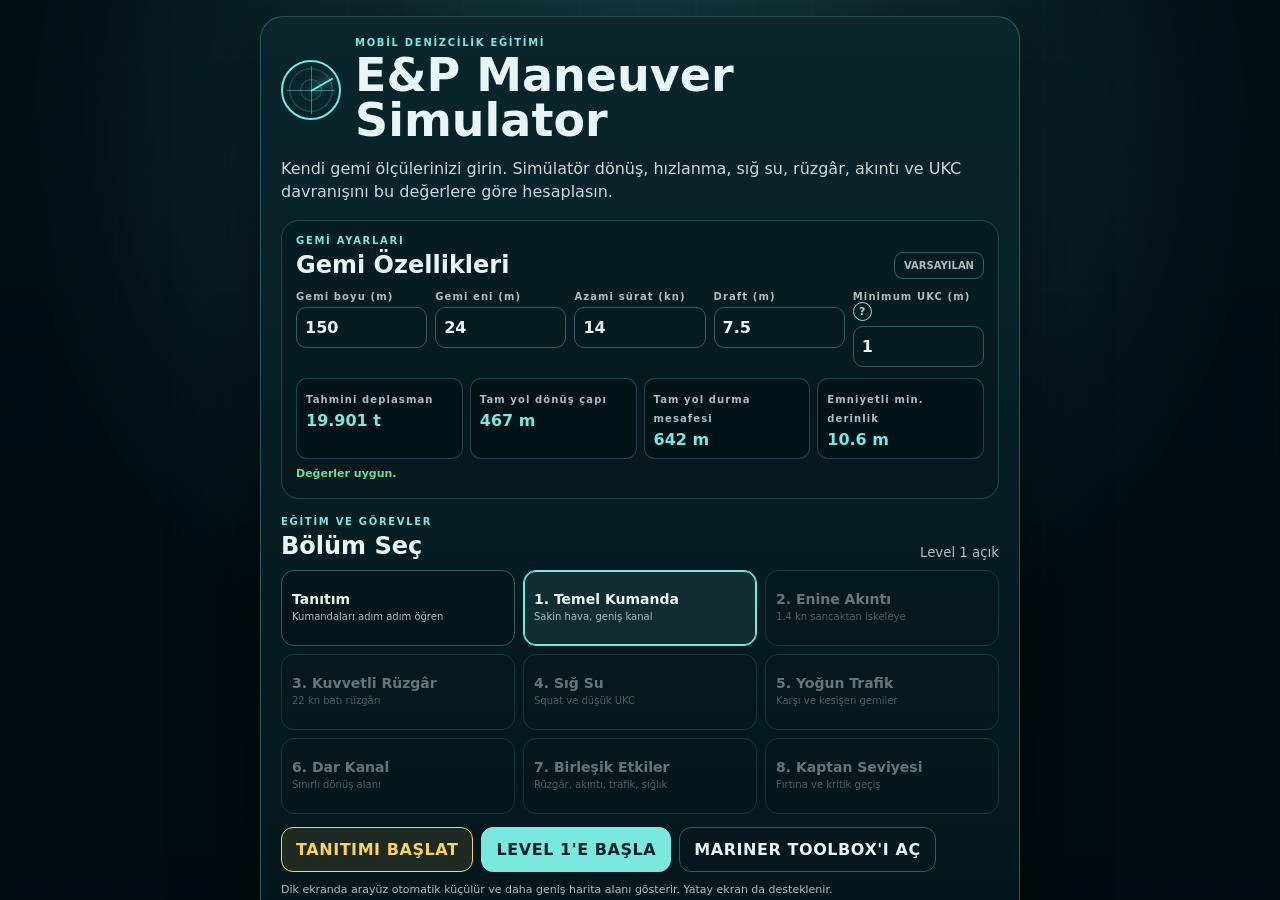
<file: index.html>
<!doctype html>
<html lang="tr">
<head>
  <meta charset="UTF-8" />
  <meta name="viewport" content="width=device-width, initial-scale=1, viewport-fit=cover, user-scalable=no" />
  <meta name="theme-color" content="#07181d" />
  <meta name="apple-mobile-web-app-capable" content="yes" />
  <meta name="apple-mobile-web-app-status-bar-style" content="black-translucent" />
  <meta name="apple-mobile-web-app-title" content="E&P Maneuver" />
  <meta name="description" content="Mobil ECDIS tarzı gemi manevra simülatörü." />
  <meta name="app-version" content="1.7.0" />
  <link rel="manifest" href="manifest.webmanifest" />
  <link rel="icon" href="icon.svg" type="image/svg+xml" />
  <link rel="stylesheet" href="styles.css" />
  <link rel="stylesheet" href="styles-v17.css" />
  <title>E&P Maneuver Simulator</title>
</head>
<body>
  <div id="app">
    <canvas id="chartCanvas" aria-label="ECDIS tarzı gemi manevra haritası"></canvas>

    <header id="topHud" class="hud-panel hidden" aria-live="polite">
      <div class="metric"><span>HDG</span><strong id="hdgValue">000.0°</strong></div>
      <div class="metric"><span>COG</span><strong id="cogValue">000.0°</strong></div>
      <div class="metric"><span>SOG</span><strong id="sogValue">0.0 kn</strong></div>
      <div class="metric"><span>ROT</span><strong id="rotValue">0.0°/dk</strong></div>
      <div class="metric"><span>DERİNLİK</span><strong id="depthValue">--.- m</strong></div>
      <div class="metric"><span>UKC</span><strong id="ukcValue">--.- m</strong></div>
      <button id="pauseButton" class="icon-btn" aria-label="Duraklat">Ⅱ</button>
    </header>

    <section id="statusStrip" class="hud-panel hidden">
      <div><span>LEVEL</span><b id="levelLabel">1</b></div>
      <div><span>RÜZGÂR</span><b id="windLabel">Sakin</b></div>
      <div><span>AKINTI</span><b id="currentLabel">Yok</b></div>
      <div><span>DÜMEN</span><b id="rudderLabel">0°</b></div>
      <div><span>MAKİNE</span><b id="engineLabel">STOP</b></div>
      <div><span>HEDEF</span><b id="goalLabel">-- m</b></div>
    </section>

    <aside id="chartTools" class="hud-panel hidden">
      <button id="zoomIn" class="tool-btn" aria-label="Yakınlaştır">+</button>
      <button id="zoomOut" class="tool-btn" aria-label="Uzaklaştır">−</button>
      <button id="centerShip" class="tool-btn" aria-label="Gemiyi ortala">⌖</button>
      <button id="orientationToggle" class="tool-btn wide">N-UP</button>
      <button id="predictionToggle" class="tool-btn wide active">PRED</button>
      <button id="gameMenuButton" class="tool-btn wide menu-tool">ANA<br>MENÜ</button>
    </aside>

    <div id="gameBrand" class="hidden">E&amp;P Maneuver Simulator</div>

    <section id="controls" class="hidden">
      <div class="control-card rudder-card" id="rudderCard">
        <div class="control-title"><span>DÜMEN</span><strong id="rudderCommandReadout">ORTA 0°</strong></div>
        <div class="rudder-hold-grid">
          <button id="portRudderButton" class="rudder-hold port" data-rudder-step="-1"><span>◀ İSKELE</span><b>1° AZALT · BASILI TUT</b></button>
          <button id="midshipsButton" class="midships active" data-rudder="0"><span>ORTA</span><b>0°</b></button>
          <button id="starboardRudderButton" class="rudder-hold starboard" data-rudder-step="1"><span>SANCAK ▶</span><b>1° ARTIR · BASILI TUT</b></button>
        </div>
        <label class="range-wrap"><span>İskele</span><input id="rudderSlider" type="range" min="-35" max="35" step="1" value="0" /><span>Sancak</span></label>
      </div>

      <div class="control-card engine-card" id="engineCard">
        <div class="control-title"><span>MAKİNE TELGRAFI</span><strong id="engineCommandReadout">STOP</strong></div>
        <div class="telegraph-grid">
          <button data-engine="-1" class="astern">TAM<br>TORNİSTAN</button>
          <button data-engine="-0.55" class="astern">YARIM<br>TORNİSTAN</button>
          <button data-engine="-0.25" class="astern">PEK AĞIR<br>TORNİSTAN</button>
          <button data-engine="0" class="stop active">STOP</button>
          <button data-engine="0.22" class="ahead">PEK AĞIR<br>İLERİ</button>
          <button data-engine="0.45" class="ahead">AĞIR<br>İLERİ</button>
          <button data-engine="0.7" class="ahead">YARIM<br>İLERİ</button>
          <button data-engine="1" class="ahead">TAM<br>İLERİ</button>
        </div>
      </div>
    </section>

    <section id="startScreen" class="screen-overlay visible">
      <div class="modal start-modal">
        <div class="brand-row">
          <div class="radar-logo" aria-hidden="true"><span></span></div>
          <div><p class="eyebrow">MOBİL DENİZCİLİK EĞİTİMİ</p><h1>E&amp;P Maneuver<br />Simulator</h1></div>
        </div>
        <p class="lead">Kendi gemi ölçülerinizi girin. Simülatör dönüş, hızlanma, sığ su, rüzgâr, akıntı ve UKC davranışını bu değerlere göre hesaplasın.</p>

        <section class="ship-config" aria-labelledby="shipConfigTitle">
          <div class="section-heading"><div><p class="eyebrow">GEMİ AYARLARI</p><h2 id="shipConfigTitle">Gemi Özellikleri</h2></div><button id="resetShipButton" class="small-btn">VARSAYILAN</button></div>
          <div class="input-grid">
            <label><span>Gemi boyu (m)</span><input id="shipLengthInput" type="number" min="40" max="400" step="1" value="150" /></label>
            <label><span>Gemi eni (m)</span><input id="shipBeamInput" type="number" min="7" max="70" step="0.5" value="24" /></label>
            <label><span>Azami sürat (kn)</span><input id="shipSpeedInput" type="number" min="4" max="32" step="0.5" value="14" /></label>
            <label><span>Draft (m)</span><input id="shipDraftInput" type="number" min="1.5" max="20" step="0.1" value="7.5" /></label>
            <label class="ukc-input"><span>Minimum UKC (m) <button id="ukcInfoButton" type="button" class="info-dot" aria-label="Minimum UKC açıklaması">?</button></span><input id="shipUkcInput" type="number" min="0.3" max="5" step="0.1" value="1.0" /></label>
          </div>
          <p id="ukcHelp" class="help-text hidden"><b>UKC (Under Keel Clearance)</b>, geminin omurgası ile deniz tabanı arasında kalması gereken emniyetli mesafedir. Simülatörde kullanılabilir UKC; derinlikten draft ve squat çıkarılarak hesaplanır.</p>
          <div class="derived-grid">
            <div><span>Tahmini deplasman</span><b id="displacementPreview">-- t</b></div>
            <div><span>Tam yol dönüş çapı</span><b id="turnPreview">-- m</b></div>
            <div><span>Tam yol durma mesafesi</span><b id="stopPreview">-- m</b></div>
            <div><span>Emniyetli min. derinlik</span><b id="safeDepthPreview">-- m</b></div>
          </div>
          <div id="shipValidation" class="validation-message" aria-live="polite"></div>
        </section>

        <div id="masterBadge" class="master-badge hidden">MASTER TEST · TÜM LEVELLER AÇIK</div>
        <div class="level-heading"><div><p class="eyebrow">EĞİTİM VE GÖREVLER</p><h2>Bölüm Seç</h2></div><small id="progressText">Level 1 açık</small></div>
        <div id="levelGrid" class="level-grid"></div>

        <div class="start-actions">
          <button id="tutorialButton" class="tutorial-btn">TANITIMI BAŞLAT</button>
          <button id="startButton" class="primary-btn">LEVEL 1'E BAŞLA</button>
          <button id="installButton" class="secondary-btn hidden">TELEFONA YÜKLE</button>
        </div>
        <p class="orientation-note">Dik ekranda arayüz otomatik küçülür ve daha geniş harita alanı gösterir. Yatay ekran da desteklenir.</p>
        <p class="disclaimer">Yalnızca oyun ve eğitim içindir. Gerçek seyir, ECDIS veya köprüüstü kararlarında kullanılamaz.</p>
        <p class="producer-credit">Yapımcı: <strong>Engin PINAR</strong></p>
      </div>
    </section>

    <section id="tutorialOverlay" class="screen-overlay hidden" role="dialog" aria-modal="true">
      <div class="modal tutorial-modal">
        <div class="tutorial-progress"><span id="tutorialStepLabel">1 / 8</span><div><i id="tutorialProgressBar"></i></div></div>
        <p class="eyebrow">TANITIM</p>
        <h2 id="tutorialTitle">Köprüüstüne Hoş Geldiniz</h2>
        <p id="tutorialText"></p>
        <div id="tutorialVisual" class="tutorial-visual"></div>
        <div id="tutorialActionHint" class="tutorial-action-hint hidden"></div>
        <div class="tutorial-actions">
          <button id="tutorialBackButton" class="secondary-btn">GERİ</button>
          <button id="tutorialSkipButton" class="secondary-btn">ATLA</button>
          <button id="tutorialNextButton" class="primary-btn">İLERİ</button>
        </div>
      </div>
    </section>

    <section id="messageModal" class="screen-overlay hidden" role="dialog" aria-modal="true">
      <div class="modal result-modal">
        <p id="resultEyebrow" class="eyebrow">MANEVRA SONUCU</p>
        <h2 id="resultTitle">Game Over</h2>
        <p id="resultMessage"></p>
        <div id="resultStats" class="result-stats"></div>
        <div class="result-actions">
          <button id="restartButton" class="primary-btn">AYNI LEVELİ TEKRARLA</button>
          <button id="nextLevelButton" class="primary-btn hidden">SONRAKİ LEVEL</button>
          <button id="menuButton" class="secondary-btn">ANA MENÜ</button>
        </div>
      </div>
    </section>

    <div id="toast" role="status" aria-live="polite"></div>
  </div>

  <script src="config.js"></script>
  <script src="app-v17.js" defer></script>
</body>
</html>
</file>
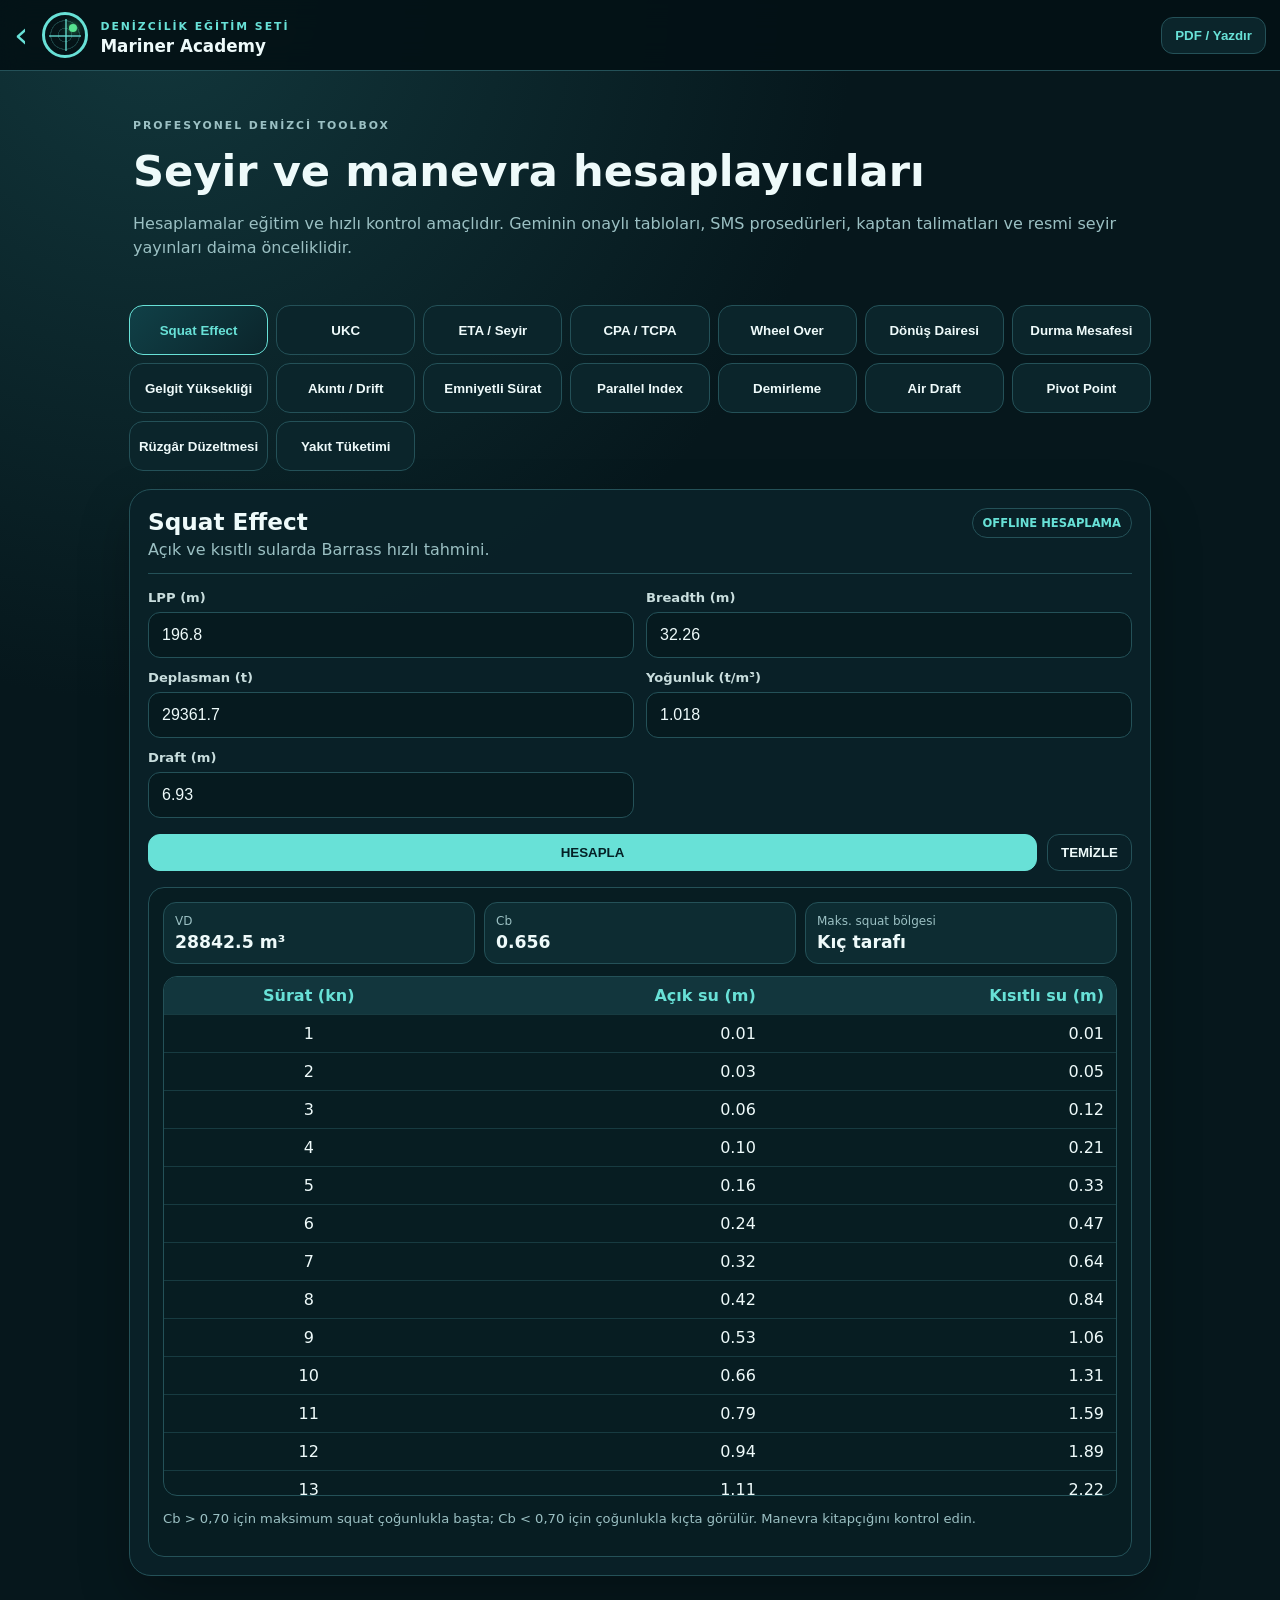
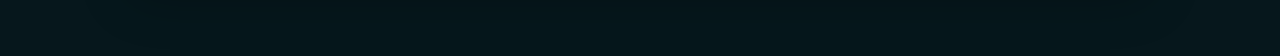
<file: toolbox.html>
<!doctype html>
<html lang="tr">
<head>
  <meta charset="UTF-8" />
  <meta name="viewport" content="width=device-width, initial-scale=1, viewport-fit=cover" />
  <meta name="theme-color" content="#07181d" />
  <meta name="apple-mobile-web-app-capable" content="yes" />
  <title>Mariner Academy Toolbox</title>
  <link rel="icon" href="icon.svg" type="image/svg+xml" />
  <link rel="stylesheet" href="toolbox.css" />
</head>
<body>
  <header class="topbar">
    <a class="back" href="index.html" aria-label="Simülatöre dön">‹</a>
    <div class="brand"><div class="radar"><i></i></div><div><small>DENİZCİLİK EĞİTİM SETİ</small><h1>Mariner Academy</h1></div></div>
    <button id="printButton" class="ghost">PDF / Yazdır</button>
  </header>

  <main>
    <section class="hero">
      <p class="eyebrow">PROFESYONEL DENİZCİ TOOLBOX</p>
      <h2>Seyir ve manevra hesaplayıcıları</h2>
      <p>Hesaplamalar eğitim ve hızlı kontrol amaçlıdır. Geminin onaylı tabloları, SMS prosedürleri, kaptan talimatları ve resmi seyir yayınları daima önceliklidir.</p>
    </section>

    <nav id="toolNav" class="tool-nav" aria-label="Hesaplayıcılar"></nav>
    <section id="calculator" class="calculator"></section>
  </main>

  <template id="fieldTemplate"><label class="field"><span></span><input inputmode="decimal" /></label></template>
  <script src="toolbox.js"></script>
</body>
</html>
</file>
<file: styles.css>
:root {
  --bg:#06161b; --panel:rgba(5,28,34,.93); --panel2:rgba(8,38,45,.96);
  --line:#355a60; --cyan:#79e8df; --text:#e8f5f4; --muted:#a8bfbe;
  --green:#69df91; --red:#ff837d; --yellow:#ffd25d;
  --safe-top:max(env(safe-area-inset-top),6px); --safe-bottom:max(env(safe-area-inset-bottom),6px);
}
* { box-sizing:border-box; -webkit-tap-highlight-color:transparent; }
html,body { margin:0; width:100%; height:100%; overflow:hidden; background:var(--bg); color:var(--text); font-family:Inter,ui-sans-serif,system-ui,-apple-system,BlinkMacSystemFont,"Segoe UI",sans-serif; }
button,input { font:inherit; }
button { touch-action:manipulation; cursor:pointer; }
#app { position:relative; width:100%; height:100%; min-height:100dvh; overflow:hidden; background:#081a20; }
#chartCanvas { position:absolute; inset:0; width:100%; height:100%; touch-action:none; image-rendering:auto; }
.hidden { display:none!important; }
.visible { display:flex!important; }
.hud-panel { background:var(--panel); border:1px solid rgba(121,232,223,.24); box-shadow:0 6px 22px rgba(0,0,0,.22); backdrop-filter:blur(8px); }

#topHud { position:absolute; z-index:12; top:calc(var(--safe-top) + 4px); left:12px; right:98px; min-height:56px; border-radius:16px; display:grid; grid-template-columns:repeat(6,minmax(0,1fr)) 44px; align-items:stretch; overflow:hidden; }
.metric { display:flex; flex-direction:column; justify-content:center; align-items:center; padding:6px 4px; border-right:1px solid var(--line); min-width:0; }
.metric span,#statusStrip span,.control-title span,.derived-grid span,.ship-config label>span { font-size:10px; font-weight:800; letter-spacing:.11em; color:var(--muted); }
.metric strong { font-size:14px; white-space:nowrap; }
.icon-btn { border:0; background:transparent; color:var(--yellow); font-size:20px; font-weight:900; }

#statusStrip { position:absolute; z-index:11; top:calc(var(--safe-top) + 66px); left:16px; right:102px; border-radius:14px; display:grid; grid-template-columns:repeat(6,minmax(0,1fr)); overflow:hidden; }
#statusStrip>div { padding:7px 5px; text-align:center; border-right:1px solid var(--line); min-width:0; }
#statusStrip b { display:block; margin-top:2px; font-size:12px; white-space:nowrap; overflow:hidden; text-overflow:ellipsis; }

#chartTools { position:absolute; z-index:15; top:calc(var(--safe-top) + 4px); right:8px; width:76px; border-radius:17px; overflow:hidden; display:flex; flex-direction:column; }
.tool-btn { height:52px; border:0; border-bottom:1px solid var(--line); background:transparent; color:var(--text); font-size:21px; font-weight:900; }
.tool-btn.wide { font-size:12px; letter-spacing:.06em; }
.tool-btn.active { color:var(--cyan); background:rgba(121,232,223,.08); }
.tool-btn.menu-tool { height:68px; color:var(--yellow); line-height:1.05; }

#gameBrand { position:absolute; z-index:9; left:14px; bottom:calc(var(--safe-bottom) + 250px); font-size:11px; font-weight:900; letter-spacing:.07em; color:rgba(9,55,63,.68); text-shadow:0 1px rgba(255,255,255,.07); pointer-events:none; }

#controls { position:absolute; z-index:14; left:12px; right:12px; bottom:calc(var(--safe-bottom) + 6px); display:grid; grid-template-columns:1.05fr 1fr; gap:7px; }
.control-card { background:var(--panel); border:1px solid rgba(121,232,223,.26); border-radius:16px; padding:8px 10px; box-shadow:0 7px 25px rgba(0,0,0,.23); }
.control-title { display:flex; justify-content:space-between; align-items:center; margin-bottom:6px; }
.control-title strong { font-size:14px; color:var(--cyan); }
.rudder-hold-grid { display:grid; grid-template-columns:1.25fr .55fr 1.25fr; gap:6px; }
.rudder-hold-grid button,.telegraph-grid button { min-height:50px; border-radius:11px; border:1px solid var(--line); background:rgba(7,29,34,.78); color:var(--text); font-weight:900; }
.rudder-hold-grid button span { display:block; font-size:15px; }
.rudder-hold-grid button b { display:block; margin-top:3px; font-size:8px; letter-spacing:.06em; color:var(--muted); }
.rudder-hold.port { border-color:rgba(255,131,125,.4); }
.rudder-hold.starboard { border-color:rgba(105,223,145,.4); }
.midships.active,.telegraph-grid button.active { border-color:var(--cyan); box-shadow:inset 0 0 0 1px var(--cyan); background:rgba(121,232,223,.12); }
.range-wrap { display:grid; grid-template-columns:auto 1fr auto; gap:6px; align-items:center; margin-top:6px; color:var(--muted); font-size:10px; font-weight:800; }
.range-wrap input { width:100%; accent-color:var(--cyan); }
.telegraph-grid { display:grid; grid-template-columns:repeat(4,1fr); gap:5px; }
.telegraph-grid button { min-height:43px; font-size:9px; line-height:1.02; }
.telegraph-grid .astern { border-color:rgba(255,131,125,.4); }
.telegraph-grid .ahead { border-color:rgba(105,223,145,.4); }
.telegraph-grid .stop { border-color:rgba(255,210,93,.55); color:var(--yellow); }

.screen-overlay { position:absolute; z-index:30; inset:0; display:none; align-items:flex-start; justify-content:center; padding:calc(var(--safe-top) + 10px) 10px calc(var(--safe-bottom) + 10px); overflow:auto; background:radial-gradient(circle at 50% 15%,rgba(25,78,86,.46),rgba(2,12,15,.96) 62%); }
.modal { width:min(760px,100%); margin:auto; background:linear-gradient(180deg,rgba(9,39,46,.98),rgba(3,21,26,.99)); border:1px solid rgba(121,232,223,.28); border-radius:23px; padding:20px; box-shadow:0 24px 80px rgba(0,0,0,.52); }
.start-modal { margin:0 auto; }
.brand-row { display:flex; align-items:center; gap:14px; }
.radar-logo { width:60px; height:60px; flex:0 0 auto; border:2px solid var(--cyan); border-radius:50%; position:relative; background:repeating-radial-gradient(circle,transparent 0 9px,rgba(121,232,223,.16) 10px 11px); }
.radar-logo:before,.radar-logo:after { content:""; position:absolute; background:rgba(121,232,223,.45); }
.radar-logo:before { left:50%; top:4px; bottom:4px; width:1px; }
.radar-logo:after { top:50%; left:4px; right:4px; height:1px; }
.radar-logo span { position:absolute; left:50%; top:50%; width:25px; height:2px; background:var(--cyan); transform-origin:left center; transform:rotate(-30deg); box-shadow:0 0 10px var(--cyan); }
.eyebrow { margin:0 0 5px; font-size:10px; font-weight:900; letter-spacing:.17em; color:var(--cyan); }
h1,h2,p { margin-top:0; }
h1 { margin-bottom:0; font-size:clamp(27px,7vw,46px); line-height:.98; }
h2 { margin-bottom:6px; }
.lead { margin:14px 0 16px; color:#c8d9d8; line-height:1.45; }

.ship-config { border:1px solid rgba(121,232,223,.2); border-radius:18px; padding:14px; background:rgba(0,0,0,.15); }
.section-heading,.level-heading { display:flex; justify-content:space-between; align-items:flex-end; gap:10px; }
.section-heading h2,.level-heading h2 { margin:0; }
.small-btn { border:1px solid var(--line); background:transparent; color:var(--muted); border-radius:9px; padding:7px 9px; font-size:10px; font-weight:900; }
.input-grid { display:grid; grid-template-columns:repeat(5,minmax(0,1fr)); gap:8px; margin-top:12px; }
.ship-config label { display:flex; flex-direction:column; gap:5px; }
.ship-config input { width:100%; min-width:0; border:1px solid var(--line); border-radius:10px; background:#061b20; color:var(--text); padding:10px 8px; font-weight:800; outline:none; }
.ship-config input:focus { border-color:var(--cyan); box-shadow:0 0 0 2px rgba(121,232,223,.14); }
.info-dot { width:19px; height:19px; padding:0; border-radius:50%; border:1px solid var(--cyan); background:transparent; color:var(--cyan); font-size:11px; font-weight:900; }
.help-text { margin:9px 0 0; padding:10px; border-radius:10px; background:rgba(121,232,223,.08); color:#cfe3e1; font-size:12px; line-height:1.42; }
.derived-grid { display:grid; grid-template-columns:repeat(4,1fr); gap:7px; margin-top:11px; }
.derived-grid>div { padding:9px; border-radius:11px; background:rgba(1,16,20,.58); border:1px solid rgba(53,90,96,.65); }
.derived-grid b { display:block; margin-top:4px; color:var(--cyan); }
.validation-message { min-height:17px; margin-top:8px; font-size:11px; font-weight:800; color:var(--red); }
.validation-message.ok { color:var(--green); }

.master-badge { margin:12px 0 0; padding:8px; text-align:center; border:1px solid rgba(255,210,93,.55); border-radius:10px; color:var(--yellow); font-size:11px; font-weight:900; letter-spacing:.08em; background:rgba(255,210,93,.07); }
.level-heading { margin-top:17px; }
.level-heading small { color:var(--muted); }
.level-grid { display:grid; grid-template-columns:repeat(3,1fr); gap:8px; margin-top:10px; }
.level-card { position:relative; min-height:76px; padding:10px; border:1px solid var(--line); border-radius:13px; background:rgba(3,21,26,.76); color:var(--text); text-align:left; }
.level-card strong { display:block; font-size:14px; }
.level-card span { display:block; margin-top:4px; color:var(--muted); font-size:10px; line-height:1.23; }
.level-card.selected { border-color:var(--cyan); box-shadow:inset 0 0 0 1px var(--cyan); background:rgba(121,232,223,.09); }
.level-card.locked { opacity:.42; }
.start-actions,.result-actions,.tutorial-actions { display:flex; gap:8px; flex-wrap:wrap; margin-top:13px; }
.primary-btn,.secondary-btn,.tutorial-btn { min-height:45px; border-radius:12px; padding:0 14px; font-weight:900; letter-spacing:.035em; }
.primary-btn { border:1px solid var(--cyan); background:var(--cyan); color:#062127; }
.secondary-btn { border:1px solid var(--line); background:transparent; color:var(--text); }
.tutorial-btn { border:1px solid var(--yellow); background:rgba(255,210,93,.1); color:var(--yellow); }
.orientation-note,.disclaimer { font-size:11px; line-height:1.38; color:var(--muted); margin:10px 0 0; }
.producer-credit { text-align:center; margin:15px 0 0; color:#d7e7e6; }
.producer-credit strong { color:var(--cyan); }

.tutorial-modal { max-width:560px; }
.tutorial-progress { display:flex; align-items:center; gap:10px; color:var(--muted); font-size:11px; font-weight:900; }
.tutorial-progress>div { height:7px; flex:1; background:#07191e; border-radius:99px; overflow:hidden; }
.tutorial-progress i { display:block; height:100%; width:12.5%; background:var(--cyan); transition:width .25s; }
.tutorial-modal h2 { font-size:27px; }
.tutorial-modal>p:not(.eyebrow) { color:#cbdcda; line-height:1.5; }
.tutorial-visual { min-height:115px; border:1px solid var(--line); border-radius:14px; background:rgba(0,0,0,.17); padding:12px; display:flex; align-items:center; justify-content:center; text-align:center; }
.tutorial-demo { width:100%; display:grid; grid-template-columns:1fr; gap:7px; }
.tutorial-demo div { padding:11px 7px; border:1px solid var(--line); border-radius:10px; }
.tutorial-demo b { display:block; color:var(--cyan); font-size:18px; }
.tutorial-demo span { display:block; margin-top:5px; font-size:12px; color:var(--muted); line-height:1.4; }
.tutorial-action-hint { margin-top:9px; border-radius:10px; padding:9px; background:rgba(255,210,93,.1); color:var(--yellow); font-weight:800; font-size:12px; }

.result-modal { max-width:510px; }
.result-modal h2 { font-size:32px; }
.result-stats { display:grid; grid-template-columns:repeat(2,1fr); gap:7px; }
.result-stats div { padding:10px; border:1px solid var(--line); border-radius:10px; }
.result-stats span { display:block; color:var(--muted); font-size:10px; }
.result-stats b { display:block; margin-top:3px; }
.danger { color:var(--red)!important; }
.safe { color:var(--green)!important; }
#toast { position:absolute; z-index:60; left:50%; bottom:calc(var(--safe-bottom) + 18px); transform:translate(-50%,25px); opacity:0; pointer-events:none; background:rgba(2,17,21,.96); border:1px solid var(--cyan); border-radius:11px; padding:9px 13px; color:var(--text); font-weight:800; transition:.2s; white-space:nowrap; }
#toast.show { opacity:1; transform:translate(-50%,0); }

@media (orientation:portrait) and (max-width:760px) {
  #topHud { top:calc(var(--safe-top) + 2px); left:7px; right:68px; height:66px; min-height:66px; display:grid; grid-template-columns:repeat(3,minmax(0,1fr)); grid-template-rows:repeat(2,33px); padding-right:32px; border-radius:13px; overflow:hidden; }
  #topHud .metric { padding:2px; min-height:33px; }
  #topHud .metric:nth-child(n+4) { border-top:1px solid var(--line); }
  #topHud .metric span { font-size:7px; letter-spacing:.07em; }
  #topHud .metric strong { font-size:9.5px; line-height:1.03; }
  #pauseButton { position:absolute; right:0; top:0; bottom:0; width:32px; border-left:1px solid var(--line); font-size:17px; }

  #statusStrip { top:calc(var(--safe-top) + 72px); left:7px; right:68px; grid-template-columns:repeat(3,minmax(0,1fr)); border-radius:12px; }
  #statusStrip>div { padding:5px 3px; }
  #statusStrip>div:nth-child(n+4) { display:none; }
  #statusStrip span { font-size:7px; letter-spacing:.07em; }
  #statusStrip b { margin-top:1px; font-size:9.5px; }

  #chartTools { top:calc(var(--safe-top) + 2px); right:5px; width:56px; border-radius:14px; }
  .tool-btn { height:41px; font-size:17px; }
  .tool-btn.wide { font-size:8.5px; letter-spacing:.03em; }
  .tool-btn.menu-tool { height:52px; font-size:8.5px; }

  #controls { left:7px; right:7px; bottom:calc(var(--safe-bottom) + 4px); display:grid; grid-template-columns:1fr; gap:4px; }
  .control-card { border-radius:13px; padding:5px 7px; }
  .control-title { margin-bottom:4px; }
  .control-title span { font-size:7.5px; }
  .control-title strong { font-size:11px; }
  .rudder-hold-grid { gap:4px; grid-template-columns:1.2fr .58fr 1.2fr; }
  .rudder-hold-grid button { min-height:39px; border-radius:9px; }
  .rudder-hold-grid button span { font-size:11px; }
  .rudder-hold-grid button b { margin-top:1px; font-size:5.8px; letter-spacing:.035em; }
  .range-wrap { margin-top:3px; gap:4px; font-size:8.5px; }
  .range-wrap input { height:15px; }
  .telegraph-grid { gap:3px; }
  .telegraph-grid button { min-height:31px; border-radius:8px; font-size:6.6px; line-height:.98; }
  #gameBrand { left:9px; bottom:calc(var(--safe-bottom) + 188px); font-size:8.5px; color:rgba(10,55,63,.62); }

  .modal { padding:15px; border-radius:18px; }
  .brand-row { gap:10px; }
  .radar-logo { width:49px; height:49px; }
  .input-grid { grid-template-columns:1fr 1fr; }
  .ukc-input { grid-column:span 2; }
  .derived-grid { grid-template-columns:repeat(2,1fr); }
  .level-grid { grid-template-columns:repeat(2,1fr); }
  .level-card { min-height:70px; padding:9px; }
  .start-actions>* { flex:1 1 100%; }
}

@media (orientation:landscape) and (max-height:650px) {
  #topHud { top:5px; left:8px; right:76px; min-height:45px; }
  #statusStrip { top:55px; left:8px; right:80px; }
  #chartTools { top:5px; right:5px; width:64px; }
  .tool-btn { height:39px; }
  .tool-btn.menu-tool { height:49px; }
  #controls { left:8px; right:8px; bottom:5px; gap:5px; }
  .control-card { padding:5px 7px; }
  .rudder-hold-grid button { min-height:38px; }
  .telegraph-grid button { min-height:34px; }
  #gameBrand { bottom:110px; }
}
</file>
<file: styles-v17.css>
/* v1.7 portrait/gameplay corrections */
#chartCanvas{image-rendering:auto;transform:translateZ(0)}
#gameBrand{color:rgba(10,55,63,.92);text-shadow:0 1px rgba(255,255,255,.12)}
@media (orientation:portrait){
  #topHud{top:calc(var(--safe-top) + 4px)!important;left:7px!important;right:72px!important;min-height:72px!important;height:72px!important;padding-right:34px!important;border-radius:14px!important;grid-template-columns:repeat(3,minmax(0,1fr))!important;grid-template-rows:repeat(2,1fr)!important;overflow:hidden!important}
  #topHud .metric{padding:3px 2px!important;min-height:35px!important;border-right:1px solid var(--line)!important}
  #topHud .metric:nth-child(n+4){border-top:1px solid var(--line)!important}
  #topHud .metric span{font-size:8px!important;letter-spacing:.1em!important}
  #topHud .metric strong{font-size:12px!important;line-height:1.05!important}
  #topHud .icon-btn{position:absolute!important;right:0!important;top:0!important;width:34px!important;height:100%!important;border-left:1px solid var(--line)!important;font-size:18px!important}
  #statusStrip{top:calc(var(--safe-top) + 81px)!important;left:8px!important;right:73px!important;height:45px!important;border-radius:12px!important;grid-template-columns:repeat(3,minmax(0,1fr))!important}
  #statusStrip>div{padding:4px 3px!important;display:flex!important;flex-direction:column!important;justify-content:center!important}
  #statusStrip>div:nth-child(n+4){display:none!important}
  #statusStrip span{font-size:8px!important}
  #statusStrip b{font-size:11px!important;margin-top:2px!important}
  #chartTools{top:calc(var(--safe-top) + 4px)!important;right:5px!important;width:62px!important;border-radius:15px!important}
  #chartTools .tool-btn{height:45px!important;font-size:19px!important}
  #chartTools .tool-btn.wide{font-size:11px!important;letter-spacing:.04em!important}
  #chartTools .menu-tool{height:57px!important;font-size:11px!important}
  #controls{left:6px!important;right:6px!important;bottom:calc(var(--safe-bottom) + 5px)!important;gap:5px!important}
  #controls .control-card{padding:6px 7px!important;border-radius:13px!important}
  #controls .control-title{margin-bottom:4px!important}
  #controls .control-title span{font-size:9px!important}
  #controls .control-title strong{font-size:13px!important}
  #controls .rudder-hold-grid{gap:5px!important;grid-template-columns:1.25fr .55fr 1.25fr!important}
  #controls .rudder-hold-grid button{min-height:45px!important;border-radius:10px!important}
  #controls .rudder-hold-grid button span{font-size:13px!important}
  #controls .rudder-hold-grid button b{font-size:7px!important;margin-top:2px!important}
  #controls .range-wrap{margin-top:4px!important;font-size:10px!important;gap:5px!important}
  #controls .range-wrap input{height:16px!important}
  #controls .telegraph-grid{gap:4px!important}
  #controls .telegraph-grid button{min-height:38px!important;border-radius:9px!important;font-size:8px!important;line-height:1!important;padding:2px!important}
  #gameBrand{left:11px!important;bottom:calc(var(--safe-bottom) + 225px)!important;font-size:10px!important;letter-spacing:.04em!important}
}
@media (orientation:portrait) and (max-width:390px){
  #topHud{right:67px!important}
  #statusStrip{right:68px!important}
  #chartTools{width:57px!important}
  #controls .rudder-hold-grid button span{font-size:12px!important}
  #controls .telegraph-grid button{font-size:7px!important}
}
@media (orientation:landscape) and (max-height:650px){
  #topHud{min-height:48px!important;height:48px!important}
  #statusStrip{top:calc(var(--safe-top) + 56px)!important;height:42px!important}
  #controls{grid-template-columns:1fr 1.18fr!important;gap:5px!important}
  #controls .control-card{padding:6px!important}
  #controls .rudder-hold-grid button{min-height:39px!important}
  #controls .telegraph-grid button{min-height:34px!important}
}
</file>
<file: toolbox.css>
:root{color-scheme:dark;--bg:#06171c;--panel:#0b252b;--panel2:#10343a;--line:#245158;--ink:#eefafa;--muted:#9bc0c3;--aqua:#68e1d7;--warn:#ffd479;--danger:#ff8f8f}*{box-sizing:border-box}body{margin:0;background:radial-gradient(circle at 12% 0,#12373c 0,transparent 35%),var(--bg);color:var(--ink);font-family:Inter,ui-sans-serif,system-ui,-apple-system,BlinkMacSystemFont,"Segoe UI",sans-serif;min-height:100vh}.topbar{position:sticky;top:0;z-index:5;display:flex;align-items:center;gap:14px;padding:12px max(14px,env(safe-area-inset-left));background:rgba(4,18,22,.94);backdrop-filter:blur(14px);border-bottom:1px solid var(--line)}.back{font-size:36px;line-height:1;color:var(--aqua);text-decoration:none}.brand{display:flex;align-items:center;gap:12px;min-width:0;flex:1}.brand small,.eyebrow{color:var(--aqua);font-weight:800;letter-spacing:.18em;font-size:.68rem}.brand h1{font-size:1.05rem;margin:2px 0 0}.radar{width:46px;height:46px;border:3px solid var(--aqua);border-radius:50%;position:relative;background:radial-gradient(circle,transparent 0 22%,rgba(104,225,215,.22) 23% 25%,transparent 26% 48%,rgba(104,225,215,.22) 49% 52%,transparent 53%)}.radar:before,.radar:after{content:"";position:absolute;background:rgba(104,225,215,.65)}.radar:before{width:2px;top:4px;bottom:4px;left:50%}.radar:after{height:2px;left:4px;right:4px;top:50%}.radar i{position:absolute;width:8px;height:8px;border-radius:50%;background:#57e590;right:8px;top:9px;box-shadow:0 0 10px #57e590}.ghost,.primary{border:1px solid var(--line);border-radius:12px;padding:10px 13px;font-weight:800}.ghost{background:#0b252b;color:var(--aqua)}main{width:min(100%,1050px);margin:auto;padding:18px 14px 80px}.hero{padding:18px 4px}.hero h2{font-size:clamp(1.7rem,5vw,2.7rem);margin:.35rem 0}.hero p{color:var(--muted);line-height:1.55}.tool-nav{display:grid;grid-template-columns:repeat(auto-fit,minmax(135px,1fr));gap:8px;margin:10px 0 18px}.tool-tab{background:var(--panel);border:1px solid var(--line);color:var(--ink);border-radius:14px;padding:12px 8px;font-weight:750;min-height:50px}.tool-tab.active{border-color:var(--aqua);background:linear-gradient(135deg,#104047,#0b252b);color:var(--aqua)}.calculator{background:rgba(9,34,40,.9);border:1px solid var(--line);border-radius:22px;padding:18px;box-shadow:0 22px 50px rgba(0,0,0,.25)}.calc-head{display:flex;justify-content:space-between;gap:12px;align-items:flex-start;border-bottom:1px solid var(--line);padding-bottom:14px;margin-bottom:16px}.calc-head h3{font-size:1.45rem;margin:0}.calc-head p{color:var(--muted);margin:5px 0 0}.tag{border:1px solid var(--line);color:var(--aqua);border-radius:99px;padding:7px 10px;font-size:.72rem;font-weight:800;white-space:nowrap}.fields{display:grid;grid-template-columns:repeat(2,minmax(0,1fr));gap:12px}.field{display:grid;gap:7px}.field span{font-size:.82rem;color:#c8dddd;font-weight:750}.field input,.field select{width:100%;border:1px solid var(--line);background:#061a1f;color:var(--ink);border-radius:12px;padding:13px;font-size:1rem;outline:none}.field input:focus{border-color:var(--aqua);box-shadow:0 0 0 3px rgba(104,225,215,.12)}.actions{display:flex;gap:10px;margin:16px 0}.primary{background:var(--aqua);color:#042126;border-color:var(--aqua);flex:1}.clear{background:transparent;color:var(--ink)}.result{border:1px solid var(--line);background:#071d22;border-radius:16px;padding:14px;min-height:65px}.result strong{color:var(--aqua);font-size:1.15rem}.result .warn{color:var(--warn)}.result .danger{color:var(--danger)}.metrics{display:grid;grid-template-columns:repeat(auto-fit,minmax(140px,1fr));gap:9px;margin-bottom:12px}.metric{background:#0d2c32;border:1px solid var(--line);border-radius:13px;padding:11px}.metric span{display:block;color:var(--muted);font-size:.75rem}.metric b{display:block;margin-top:4px;font-size:1.08rem}.table-wrap{overflow:auto;max-height:520px;border:1px solid var(--line);border-radius:14px}table{width:100%;border-collapse:collapse;text-align:right}th,td{padding:9px 12px;border-bottom:1px solid #173b41}th{position:sticky;top:0;background:#12363d;color:var(--aqua)}th:first-child,td:first-child{text-align:center}.note{color:var(--muted);font-size:.82rem;line-height:1.5;margin-top:13px}@media(max-width:640px){.topbar{gap:9px}.brand small{display:none}.ghost{padding:9px;font-size:.72rem}.fields{grid-template-columns:1fr}.calculator{padding:14px}.tool-nav{grid-template-columns:repeat(2,1fr)}.calc-head{display:block}.tag{display:inline-block;margin-top:9px}}@media print{body{background:#fff;color:#000}.topbar,.tool-nav,.actions,.hero{display:none}.calculator{border:0;box-shadow:none;background:#fff}.result,.metric{background:#fff;color:#000;border-color:#aaa}.field input{color:#000;background:#fff}.note,.calc-head p,.metric span{color:#444}th{color:#000;background:#eee}.calculator{padding:0}}
</file>
